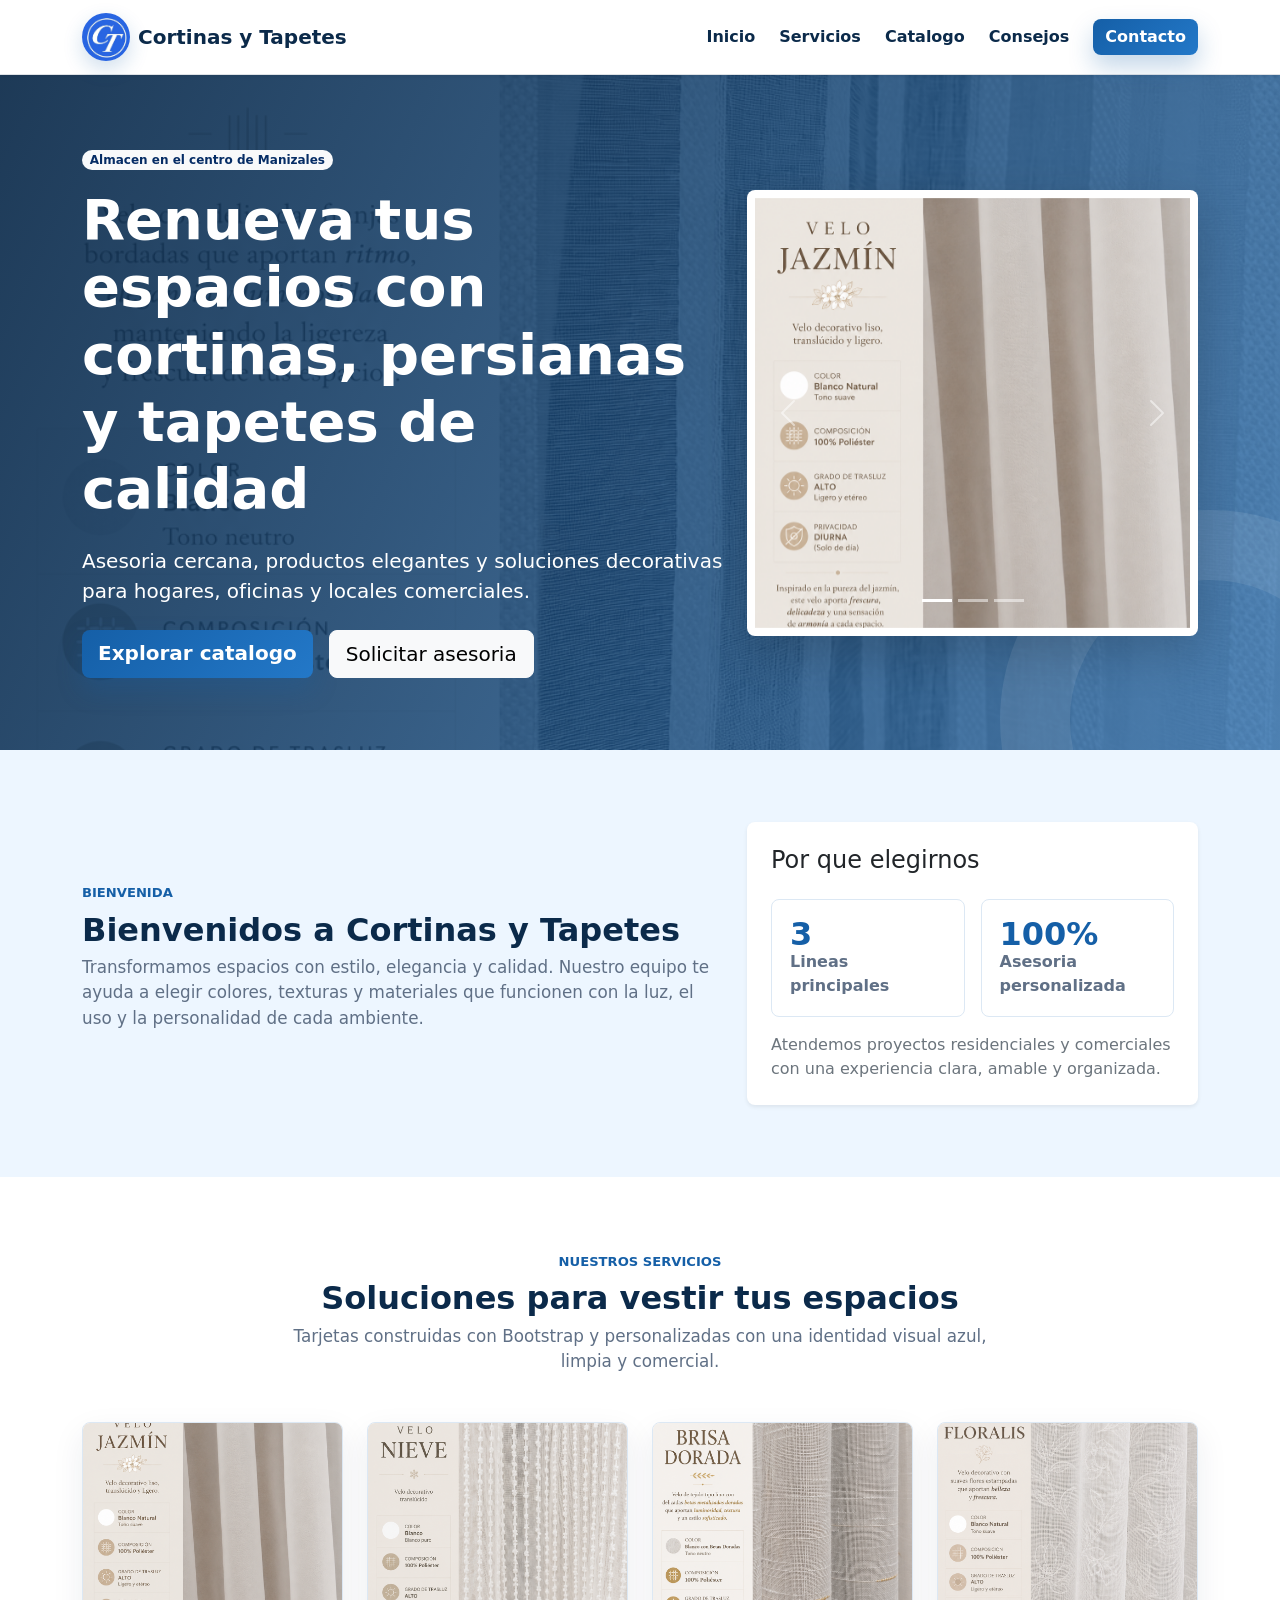
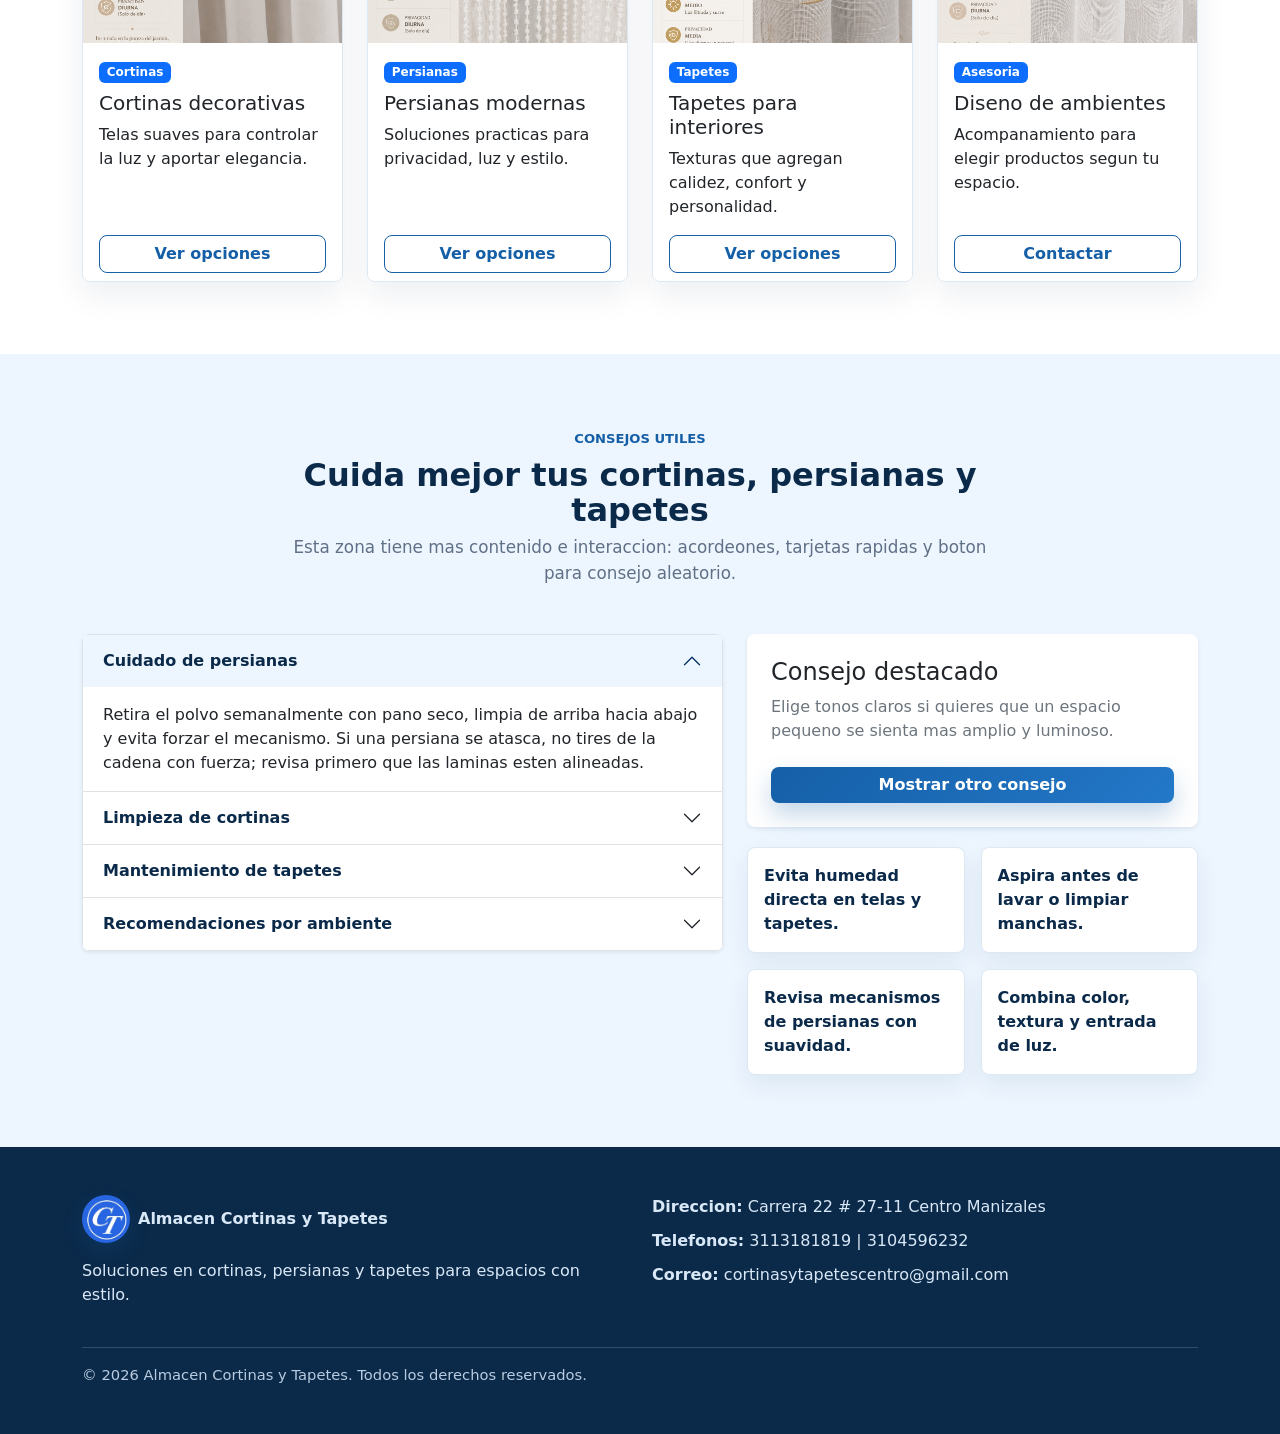
<file: home/index.html>
<!DOCTYPE html>
<html lang="es">
<head>
  <meta charset="UTF-8">
  <meta name="viewport" content="width=device-width, initial-scale=1.0">
  <title>Cortinas y Tapetes | Inicio</title>
  <link href="https://cdn.jsdelivr.net/npm/bootstrap@5.3.8/dist/css/bootstrap.min.css" rel="stylesheet" integrity="sha384-sRIl4kxILFvY47J16cr9ZwB07vP4J8+LH7qKQnuqkuIAvNWLzeN8tE5YBujZqJLB" crossorigin="anonymous">
  <link rel="stylesheet" href="css/style.css">
</head>
<body>
  <nav class="navbar navbar-expand-lg bg-white sticky-top border-bottom shadow-sm">
    <div class="container">
      <a class="navbar-brand brand d-flex align-items-center gap-2" href="index.html">
        <img src="../assets/img/logo/images.jpeg" alt="Logo Cortinas y Tapetes">
        <span>Cortinas y Tapetes</span>
      </a>
      <button class="navbar-toggler" type="button" data-bs-toggle="collapse" data-bs-target="#mainMenu" aria-controls="mainMenu" aria-expanded="false" aria-label="Abrir menu">
        <span class="navbar-toggler-icon"></span>
      </button>
      <div class="collapse navbar-collapse" id="mainMenu">
        <ul class="navbar-nav ms-auto align-items-lg-center gap-lg-2">
          <li class="nav-item"><a class="nav-link" href="#inicio">Inicio</a></li>
          <li class="nav-item"><a class="nav-link" href="#servicios">Servicios</a></li>
          <li class="nav-item"><a class="nav-link" href="catalogo.html">Catalogo</a></li>
          <li class="nav-item"><a class="nav-link" href="#consejos">Consejos</a></li>
          <li class="nav-item"><a class="btn btn-primary-custom ms-lg-2" href="contacto.html">Contacto</a></li>
        </ul>
      </div>
    </div>
  </nav>

  <main>
    <section class="hero-section" id="inicio">
      <div class="container">
        <div class="row min-vh-75 align-items-center">
          <div class="col-lg-7 text-white">
            <span class="badge rounded-pill text-bg-light text-primary-emphasis mb-3">Almacen en el centro de Manizales</span>
            <h1 class="display-4 fw-bold mb-4">Renueva tus espacios con cortinas, persianas y tapetes de calidad</h1>
            <p class="lead mb-4">
              Asesoria cercana, productos elegantes y soluciones decorativas para hogares,
              oficinas y locales comerciales.
            </p>
            <div class="d-flex flex-wrap gap-3">
              <a href="catalogo.html" class="btn btn-primary-custom btn-lg">Explorar catalogo</a>
              <a href="contacto.html" class="btn btn-light btn-lg">Solicitar asesoria</a>
            </div>
          </div>
          <div class="col-lg-5 mt-5 mt-lg-0">
            <div id="heroCarousel" class="carousel slide hero-carousel shadow-lg" data-bs-ride="carousel">
              <div class="carousel-indicators">
                <button type="button" data-bs-target="#heroCarousel" data-bs-slide-to="0" class="active" aria-current="true" aria-label="Imagen 1"></button>
                <button type="button" data-bs-target="#heroCarousel" data-bs-slide-to="1" aria-label="Imagen 2"></button>
                <button type="button" data-bs-target="#heroCarousel" data-bs-slide-to="2" aria-label="Imagen 3"></button>
              </div>
              <div class="carousel-inner">
                <div class="carousel-item active">
                  <img src="../assets/img/productos/velo suizo blanco.png" class="d-block w-100" alt="Cortina blanca decorativa">
                </div>
                <div class="carousel-item">
                  <img src="../assets/img/productos/windows 67 galaxia.png" class="d-block w-100" alt="Persiana moderna">
                </div>
                <div class="carousel-item">
                  <img src="../assets/img/productos/vicenzo cream gold.png" class="d-block w-100" alt="Tapete decorativo">
                </div>
              </div>
              <button class="carousel-control-prev" type="button" data-bs-target="#heroCarousel" data-bs-slide="prev">
                <span class="carousel-control-prev-icon" aria-hidden="true"></span>
                <span class="visually-hidden">Anterior</span>
              </button>
              <button class="carousel-control-next" type="button" data-bs-target="#heroCarousel" data-bs-slide="next">
                <span class="carousel-control-next-icon" aria-hidden="true"></span>
                <span class="visually-hidden">Siguiente</span>
              </button>
            </div>
          </div>
        </div>
      </div>
    </section>

    <section class="py-5 bg-soft" id="bienvenida">
      <div class="container py-lg-4">
        <div class="row g-4 align-items-center">
          <div class="col-lg-7">
            <span class="section-label">Bienvenida</span>
            <h2 class="section-title">Bienvenidos a Cortinas y Tapetes</h2>
            <p class="section-text">
              Transformamos espacios con estilo, elegancia y calidad. Nuestro equipo te
              ayuda a elegir colores, texturas y materiales que funcionen con la luz,
              el uso y la personalidad de cada ambiente.
            </p>
          </div>
          <div class="col-lg-5">
            <div class="card border-0 shadow-sm info-card">
              <div class="card-body p-4">
                <h3 class="h4">Por que elegirnos</h3>
                <div class="row g-3 mt-2">
                  <div class="col-6">
                    <div class="mini-stat">
                      <strong>3</strong>
                      <span>Lineas principales</span>
                    </div>
                  </div>
                  <div class="col-6">
                    <div class="mini-stat">
                      <strong>100%</strong>
                      <span>Asesoria personalizada</span>
                    </div>
                  </div>
                </div>
                <p class="mb-0 mt-3 text-secondary">
                  Atendemos proyectos residenciales y comerciales con una experiencia
                  clara, amable y organizada.
                </p>
              </div>
            </div>
          </div>
        </div>
      </div>
    </section>

    <section class="py-5" id="servicios">
      <div class="container py-lg-4">
        <div class="text-center mx-auto mb-5 section-heading">
          <span class="section-label">Nuestros servicios</span>
          <h2 class="section-title">Soluciones para vestir tus espacios</h2>
          <p class="section-text mx-auto">Tarjetas construidas con Bootstrap y personalizadas con una identidad visual azul, limpia y comercial.</p>
        </div>

        <div class="row g-4">
          <div class="col-md-6 col-xl-3">
            <div class="card h-100 product-service-card">
              <img src="../assets/img/productos/velo suizo blanco.png" class="card-img-top" alt="Cortinas decorativas">
              <div class="card-body">
                <span class="badge text-bg-primary mb-2">Cortinas</span>
                <h3 class="h5 card-title">Cortinas decorativas</h3>
                <p class="card-text">Telas suaves para controlar la luz y aportar elegancia.</p>
              </div>
              <div class="card-footer bg-white border-0 pt-0">
                <a href="catalogo.html" class="btn btn-outline-primary w-100">Ver opciones</a>
              </div>
            </div>
          </div>

          <div class="col-md-6 col-xl-3">
            <div class="card h-100 product-service-card">
              <img src="../assets/img/productos/windows 67 galaxia.png" class="card-img-top" alt="Persianas modernas">
              <div class="card-body">
                <span class="badge text-bg-primary mb-2">Persianas</span>
                <h3 class="h5 card-title">Persianas modernas</h3>
                <p class="card-text">Soluciones practicas para privacidad, luz y estilo.</p>
              </div>
              <div class="card-footer bg-white border-0 pt-0">
                <a href="catalogo.html" class="btn btn-outline-primary w-100">Ver opciones</a>
              </div>
            </div>
          </div>

          <div class="col-md-6 col-xl-3">
            <div class="card h-100 product-service-card">
              <img src="../assets/img/productos/vicenzo cream gold.png" class="card-img-top" alt="Tapetes interiores">
              <div class="card-body">
                <span class="badge text-bg-primary mb-2">Tapetes</span>
                <h3 class="h5 card-title">Tapetes para interiores</h3>
                <p class="card-text">Texturas que agregan calidez, confort y personalidad.</p>
              </div>
              <div class="card-footer bg-white border-0 pt-0">
                <a href="catalogo.html" class="btn btn-outline-primary w-100">Ver opciones</a>
              </div>
            </div>
          </div>

          <div class="col-md-6 col-xl-3">
            <div class="card h-100 product-service-card">
              <img src="../assets/img/productos/praga roma blanco.png" class="card-img-top" alt="Asesoria decorativa">
              <div class="card-body">
                <span class="badge text-bg-primary mb-2">Asesoria</span>
                <h3 class="h5 card-title">Diseno de ambientes</h3>
                <p class="card-text">Acompanamiento para elegir productos segun tu espacio.</p>
              </div>
              <div class="card-footer bg-white border-0 pt-0">
                <a href="contacto.html" class="btn btn-outline-primary w-100">Contactar</a>
              </div>
            </div>
          </div>
        </div>
      </div>
    </section>

    <section class="py-5 bg-soft" id="consejos">
      <div class="container py-lg-4">
        <div class="text-center mx-auto mb-5 section-heading">
          <span class="section-label">Consejos utiles</span>
          <h2 class="section-title">Cuida mejor tus cortinas, persianas y tapetes</h2>
          <p class="section-text mx-auto">Esta zona tiene mas contenido e interaccion: acordeones, tarjetas rapidas y boton para consejo aleatorio.</p>
        </div>

        <div class="row g-4 align-items-start">
          <div class="col-lg-7">
            <div class="accordion shadow-sm" id="tipsAccordion">
              <div class="accordion-item">
                <h3 class="accordion-header">
                  <button class="accordion-button" type="button" data-bs-toggle="collapse" data-bs-target="#tipOne" aria-expanded="true" aria-controls="tipOne">
                    Cuidado de persianas
                  </button>
                </h3>
                <div id="tipOne" class="accordion-collapse collapse show" data-bs-parent="#tipsAccordion">
                  <div class="accordion-body">
                    Retira el polvo semanalmente con pano seco, limpia de arriba hacia abajo y evita forzar el mecanismo. Si una persiana se atasca, no tires de la cadena con fuerza; revisa primero que las laminas esten alineadas.
                  </div>
                </div>
              </div>

              <div class="accordion-item">
                <h3 class="accordion-header">
                  <button class="accordion-button collapsed" type="button" data-bs-toggle="collapse" data-bs-target="#tipTwo" aria-expanded="false" aria-controls="tipTwo">
                    Limpieza de cortinas
                  </button>
                </h3>
                <div id="tipTwo" class="accordion-collapse collapse" data-bs-parent="#tipsAccordion">
                  <div class="accordion-body">
                    Aspira suavemente antes de lavar, separa colores claros y oscuros, y evita exponer telas delicadas al sol directo durante tiempos prolongados. Para telas finas, usa lavado suave o limpieza profesional.
                  </div>
                </div>
              </div>

              <div class="accordion-item">
                <h3 class="accordion-header">
                  <button class="accordion-button collapsed" type="button" data-bs-toggle="collapse" data-bs-target="#tipThree" aria-expanded="false" aria-controls="tipThree">
                    Mantenimiento de tapetes
                  </button>
                </h3>
                <div id="tipThree" class="accordion-collapse collapse" data-bs-parent="#tipsAccordion">
                  <div class="accordion-body">
                    Aspira con frecuencia, gira el tapete cada cierto tiempo para equilibrar el desgaste y limpia derrames de inmediato con un pano absorbente. Evita productos agresivos que puedan cambiar el color.
                  </div>
                </div>
              </div>

              <div class="accordion-item">
                <h3 class="accordion-header">
                  <button class="accordion-button collapsed" type="button" data-bs-toggle="collapse" data-bs-target="#tipFour" aria-expanded="false" aria-controls="tipFour">
                    Recomendaciones por ambiente
                  </button>
                </h3>
                <div id="tipFour" class="accordion-collapse collapse" data-bs-parent="#tipsAccordion">
                  <div class="accordion-body">
                    Para salas pequenas usa tonos claros; para oficinas prioriza control de luz; para habitaciones busca telas que den privacidad; y para zonas de alto trafico elige tapetes resistentes y faciles de limpiar.
                  </div>
                </div>
              </div>
            </div>
          </div>

          <div class="col-lg-5">
            <div class="card border-0 shadow-sm tip-box">
              <div class="card-body p-4">
                <h3 class="h4">Consejo destacado</h3>
                <p id="randomTip" class="text-secondary mb-4">Elige tonos claros si quieres que un espacio pequeno se sienta mas amplio y luminoso.</p>
                <button class="btn btn-primary-custom w-100" id="randomTipButton" type="button">Mostrar otro consejo</button>
              </div>
            </div>

            <div class="row g-3 mt-1">
              <div class="col-6">
                <div class="quick-tip">Evita humedad directa en telas y tapetes.</div>
              </div>
              <div class="col-6">
                <div class="quick-tip">Aspira antes de lavar o limpiar manchas.</div>
              </div>
              <div class="col-6">
                <div class="quick-tip">Revisa mecanismos de persianas con suavidad.</div>
              </div>
              <div class="col-6">
                <div class="quick-tip">Combina color, textura y entrada de luz.</div>
              </div>
            </div>
          </div>
        </div>
      </div>
    </section>
  </main>

  <footer class="footer py-5">
    <div class="container">
      <div class="row g-4">
        <div class="col-lg-6">
          <a href="index.html" class="footer-brand d-inline-flex align-items-center gap-2 mb-3">
            <img src="../assets/img/logo/images.jpeg" alt="Logo Cortinas y Tapetes">
            <span>Almacen Cortinas y Tapetes</span>
          </a>
          <p>Soluciones en cortinas, persianas y tapetes para espacios con estilo.</p>
        </div>
        <div class="col-lg-6">
          <ul class="list-unstyled footer-list">
            <li><strong>Direccion:</strong> Carrera 22 # 27-11 Centro Manizales</li>
            <li><strong>Telefonos:</strong> 3113181819 | 3104596232</li>
            <li><strong>Correo:</strong> <a href="mailto:cortinasytapetescentro@gmail.com">cortinasytapetescentro@gmail.com</a></li>
          </ul>
        </div>
      </div>
      <div class="footer-bottom mt-4 pt-3">
        &copy; 2026 Almacen Cortinas y Tapetes. Todos los derechos reservados.
      </div>
    </div>
  </footer>

  <script src="https://cdn.jsdelivr.net/npm/bootstrap@5.3.8/dist/js/bootstrap.bundle.min.js" integrity="sha384-FKyoEForCGlyvwx9Hj09JcYn3nv7wiPVlz7YYwJrWVcXK/BmnVDxM+D2scQbITxI" crossorigin="anonymous"></script>
  <script src="js/main.js"></script>
</body>
</html>
</file>
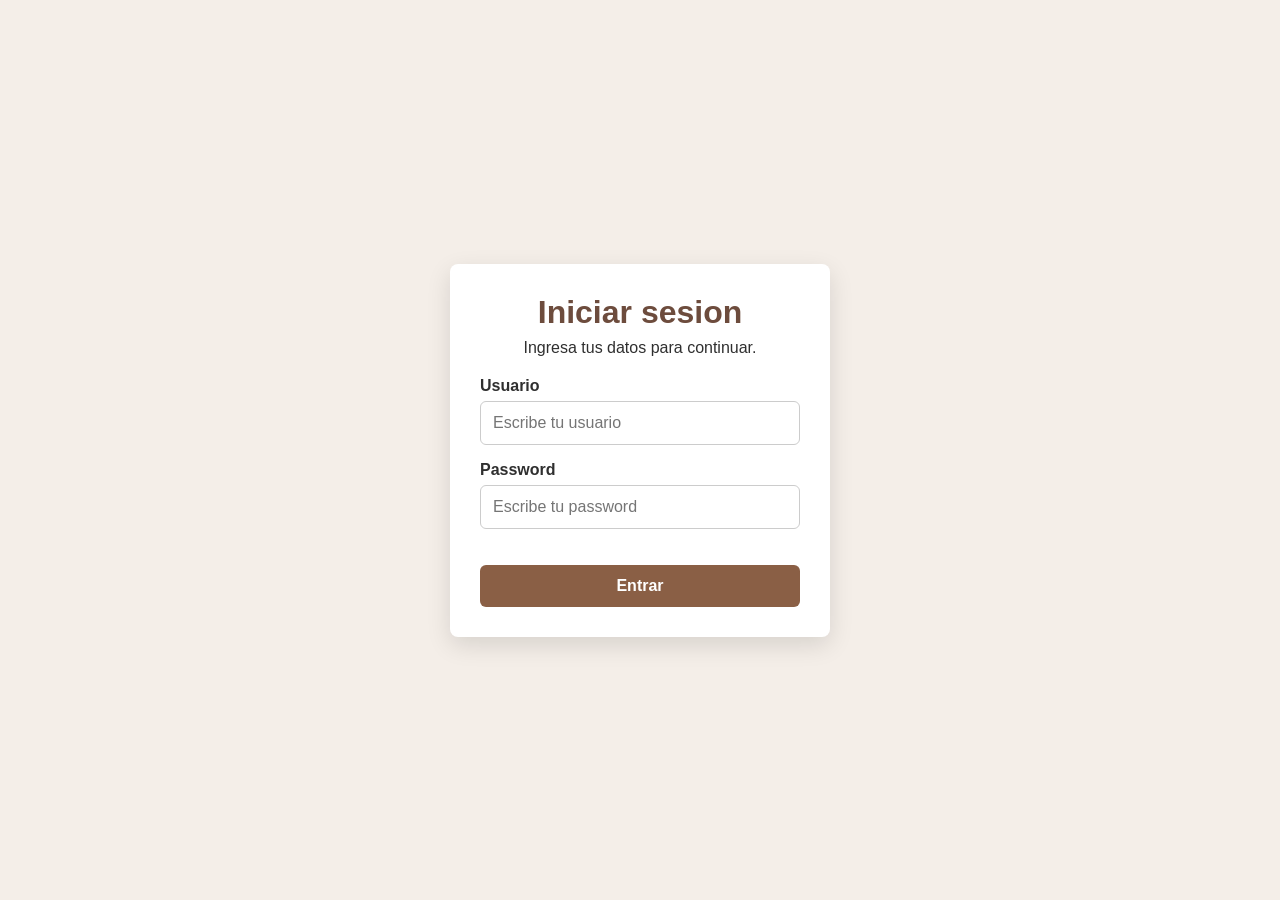
<file: pages/login/index.html>
<!DOCTYPE html>
<html lang="es">
<head>
  <meta charset="UTF-8">
  <meta name="viewport" content="width=device-width, initial-scale=1.0">
  <title>Login - Cortinas y Tapetes</title>
  <link rel="stylesheet" href="styles.css">
</head>
<body>
  <main class="login-container">
    <form class="login-form" id="loginForm">
      <h1>Iniciar sesion</h1>
      <p>Ingresa tus datos para continuar.</p>

      <label for="usuario">Usuario</label>
      <input type="text" id="usuario" placeholder="Escribe tu usuario">

      <label for="password">Password</label>
      <input type="password" id="password" placeholder="Escribe tu password">

      <p class="message" id="message"></p>

      <button type="submit">Entrar</button>
    </form>
  </main>

  <script src="login.js"></script>
</body>
</html>
</file>
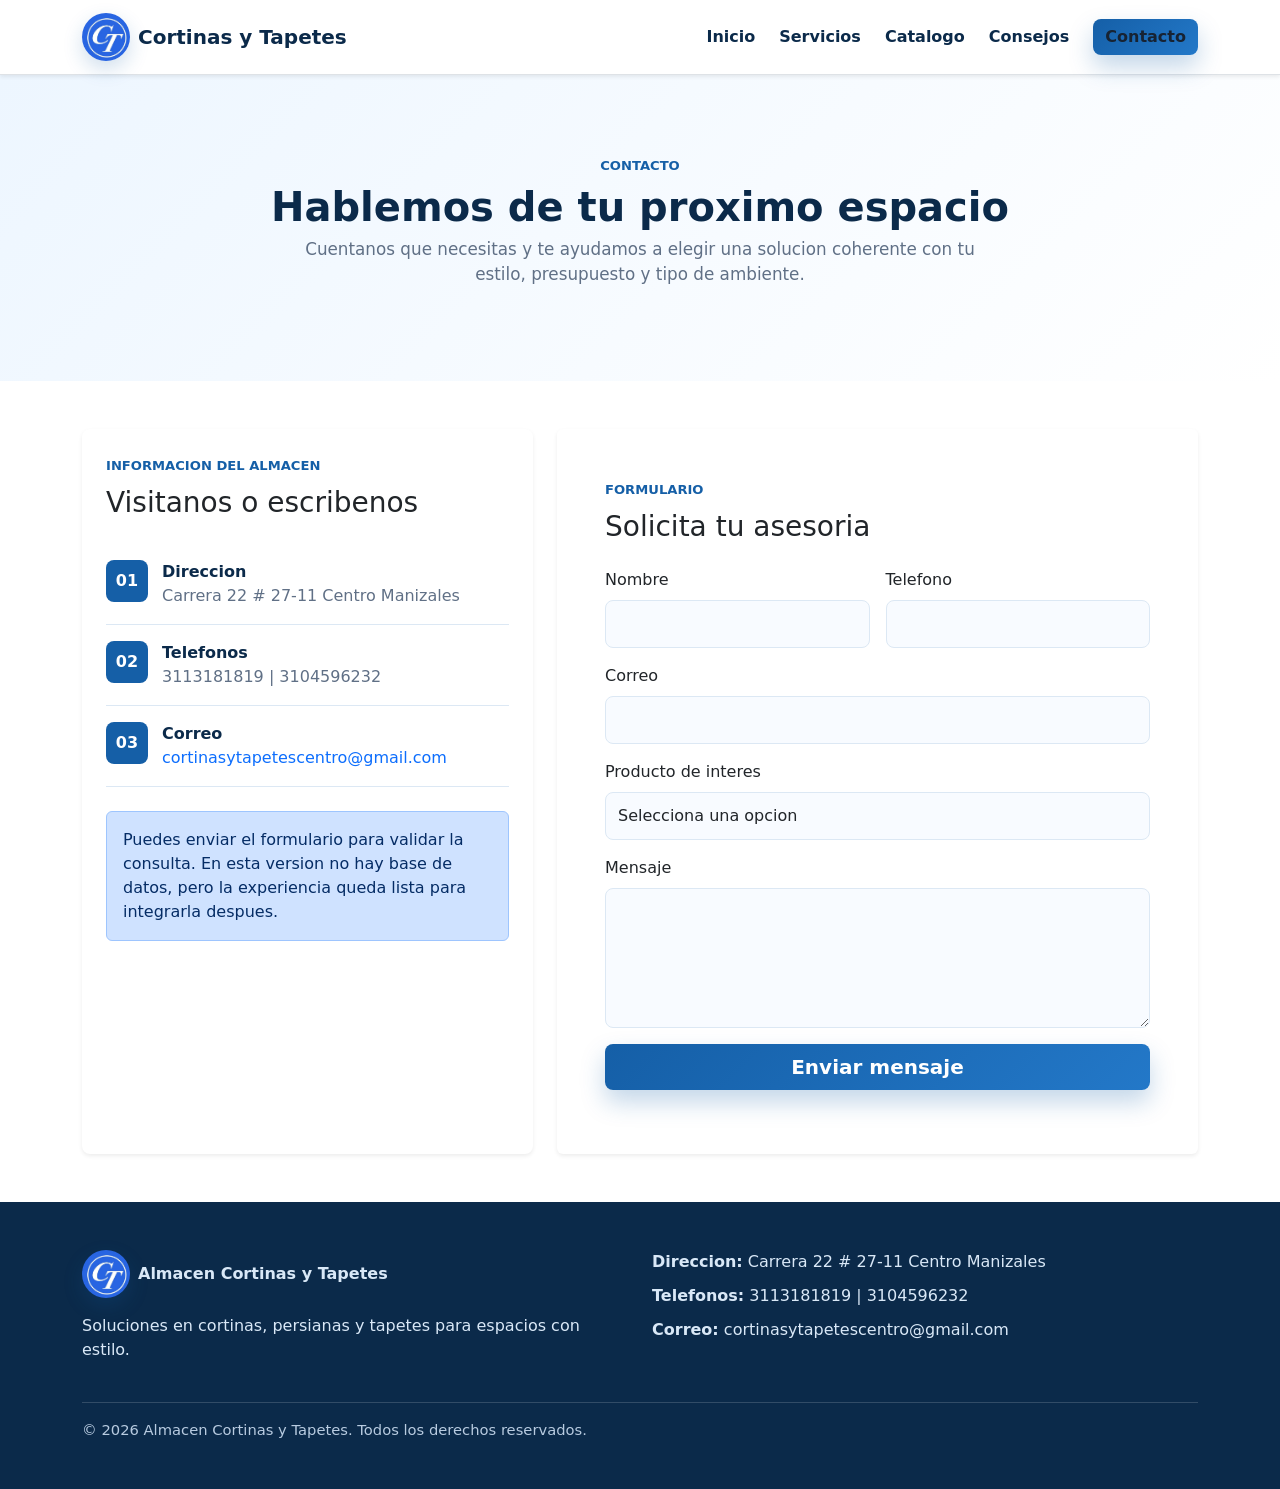
<file: home/contacto.html>
<!DOCTYPE html>
<html lang="es">
<head>
  <meta charset="UTF-8">
  <meta name="viewport" content="width=device-width, initial-scale=1.0">
  <title>Cortinas y Tapetes | Contacto</title>
  <link href="https://cdn.jsdelivr.net/npm/bootstrap@5.3.8/dist/css/bootstrap.min.css" rel="stylesheet" integrity="sha384-sRIl4kxILFvY47J16cr9ZwB07vP4J8+LH7qKQnuqkuIAvNWLzeN8tE5YBujZqJLB" crossorigin="anonymous">
  <link rel="stylesheet" href="css/style.css">
</head>
<body>
  <nav class="navbar navbar-expand-lg bg-white sticky-top border-bottom shadow-sm">
    <div class="container">
      <a class="navbar-brand brand d-flex align-items-center gap-2" href="index.html">
        <img src="../assets/img/logo/images.jpeg" alt="Logo Cortinas y Tapetes">
        <span>Cortinas y Tapetes</span>
      </a>
      <button class="navbar-toggler" type="button" data-bs-toggle="collapse" data-bs-target="#mainMenu" aria-controls="mainMenu" aria-expanded="false" aria-label="Abrir menu">
        <span class="navbar-toggler-icon"></span>
      </button>
      <div class="collapse navbar-collapse" id="mainMenu">
        <ul class="navbar-nav ms-auto align-items-lg-center gap-lg-2">
          <li class="nav-item"><a class="nav-link" href="index.html#inicio">Inicio</a></li>
          <li class="nav-item"><a class="nav-link" href="index.html#servicios">Servicios</a></li>
          <li class="nav-item"><a class="nav-link" href="catalogo.html">Catalogo</a></li>
          <li class="nav-item"><a class="nav-link" href="index.html#consejos">Consejos</a></li>
          <li class="nav-item"><a class="btn btn-primary-custom ms-lg-2 active" href="contacto.html">Contacto</a></li>
        </ul>
      </div>
    </div>
  </nav>

  <main>
    <section class="page-hero">
      <div class="container">
        <span class="section-label">Contacto</span>
        <h1 class="section-title">Hablemos de tu proximo espacio</h1>
        <p class="section-text mx-auto">
          Cuentanos que necesitas y te ayudamos a elegir una solucion coherente
          con tu estilo, presupuesto y tipo de ambiente.
        </p>
      </div>
    </section>

    <section class="py-5">
      <div class="container">
        <div class="row g-4">
          <div class="col-lg-5">
            <div class="card border-0 shadow-sm contact-info-card h-100">
              <div class="card-body p-4">
                <span class="section-label">Informacion del almacen</span>
                <h2 class="h3 mb-4">Visitanos o escribenos</h2>

                <div class="contact-line">
                  <span class="contact-icon">01</span>
                  <div>
                    <strong>Direccion</strong>
                    <p>Carrera 22 # 27-11 Centro Manizales</p>
                  </div>
                </div>

                <div class="contact-line">
                  <span class="contact-icon">02</span>
                  <div>
                    <strong>Telefonos</strong>
                    <p>3113181819 | 3104596232</p>
                  </div>
                </div>

                <div class="contact-line">
                  <span class="contact-icon">03</span>
                  <div>
                    <strong>Correo</strong>
                    <p><a href="mailto:cortinasytapetescentro@gmail.com">cortinasytapetescentro@gmail.com</a></p>
                  </div>
                </div>

                <div class="alert alert-primary mt-4 mb-0" role="alert">
                  Puedes enviar el formulario para validar la consulta. En esta version no hay base de datos, pero la experiencia queda lista para integrarla despues.
                </div>
              </div>
            </div>
          </div>

          <div class="col-lg-7">
            <div class="card border-0 shadow-sm">
              <div class="card-body p-4 p-lg-5">
                <span class="section-label">Formulario</span>
                <h2 class="h3 mb-4">Solicita tu asesoria</h2>

                <form class="row g-3" id="contactForm" novalidate>
                  <div class="col-md-6">
                    <label for="nombre" class="form-label">Nombre</label>
                    <input type="text" class="form-control" id="nombre" name="nombre" autocomplete="name" required>
                    <div class="invalid-feedback"></div>
                  </div>

                  <div class="col-md-6">
                    <label for="telefono" class="form-label">Telefono</label>
                    <input type="tel" class="form-control" id="telefono" name="telefono" autocomplete="tel" required>
                    <div class="invalid-feedback"></div>
                  </div>

                  <div class="col-12">
                    <label for="correo" class="form-label">Correo</label>
                    <input type="email" class="form-control" id="correo" name="correo" autocomplete="email" required>
                    <div class="invalid-feedback"></div>
                  </div>

                  <div class="col-12">
                    <label for="tipoProducto" class="form-label">Producto de interes</label>
                    <select class="form-select" id="tipoProducto" name="tipoProducto" required>
                      <option value="">Selecciona una opcion</option>
                      <option value="Cortinas">Cortinas</option>
                      <option value="Persianas">Persianas</option>
                      <option value="Tapetes">Tapetes</option>
                      <option value="Asesoria">Asesoria general</option>
                    </select>
                    <div class="invalid-feedback"></div>
                  </div>

                  <div class="col-12">
                    <label for="mensaje" class="form-label">Mensaje</label>
                    <textarea class="form-control" id="mensaje" name="mensaje" rows="5" required></textarea>
                    <div class="invalid-feedback"></div>
                  </div>

                  <div class="col-12">
                    <button class="btn btn-primary-custom btn-lg w-100" type="submit">Enviar mensaje</button>
                  </div>

                  <div class="col-12">
                    <div class="alert d-none mb-0" id="formMessage" role="alert" aria-live="polite"></div>
                  </div>
                </form>
              </div>
            </div>
          </div>
        </div>
      </div>
    </section>
  </main>

  <footer class="footer py-5">
    <div class="container">
      <div class="row g-4">
        <div class="col-lg-6">
          <a href="index.html" class="footer-brand d-inline-flex align-items-center gap-2 mb-3">
            <img src="../assets/img/logo/images.jpeg" alt="Logo Cortinas y Tapetes">
            <span>Almacen Cortinas y Tapetes</span>
          </a>
          <p>Soluciones en cortinas, persianas y tapetes para espacios con estilo.</p>
        </div>
        <div class="col-lg-6">
          <ul class="list-unstyled footer-list">
            <li><strong>Direccion:</strong> Carrera 22 # 27-11 Centro Manizales</li>
            <li><strong>Telefonos:</strong> 3113181819 | 3104596232</li>
            <li><strong>Correo:</strong> <a href="mailto:cortinasytapetescentro@gmail.com">cortinasytapetescentro@gmail.com</a></li>
          </ul>
        </div>
      </div>
      <div class="footer-bottom mt-4 pt-3">
        &copy; 2026 Almacen Cortinas y Tapetes. Todos los derechos reservados.
      </div>
    </div>
  </footer>

  <script src="https://cdn.jsdelivr.net/npm/bootstrap@5.3.8/dist/js/bootstrap.bundle.min.js" integrity="sha384-FKyoEForCGlyvwx9Hj09JcYn3nv7wiPVlz7YYwJrWVcXK/BmnVDxM+D2scQbITxI" crossorigin="anonymous"></script>
  <script src="js/main.js"></script>
</body>
</html>
</file>
<file: home/css/style.css>
:root {
  --brand-navy: #0b2a4a;
  --brand-blue: #155fa7;
  --brand-blue-2: #2378c8;
  --brand-soft: #edf6ff;
  --brand-ink: #172333;
  --brand-muted: #607086;
  --brand-line: #dce8f4;
  --brand-shadow: 0 18px 45px rgba(11, 42, 74, 0.14);
}

html {
  scroll-behavior: smooth;
}

body {
  color: var(--brand-ink);
  background: #ffffff;
}

a {
  text-decoration: none;
}

.brand {
  color: var(--brand-navy);
  font-weight: 800;
}

.brand img,
.footer-brand img {
  width: 48px;
  height: 48px;
  object-fit: cover;
  border-radius: 50%;
  box-shadow: 0 8px 20px rgba(21, 95, 167, 0.2);
}

.nav-link {
  color: var(--brand-navy);
  font-weight: 700;
}

.nav-link:hover,
.nav-link.active {
  color: var(--brand-blue);
}

.btn-primary-custom {
  border: 0;
  border-radius: 8px;
  color: #ffffff;
  background: linear-gradient(135deg, var(--brand-blue), var(--brand-blue-2));
  box-shadow: 0 12px 25px rgba(21, 95, 167, 0.25);
  font-weight: 800;
}

.btn-primary-custom:hover,
.btn-primary-custom:focus {
  color: #ffffff;
  background: linear-gradient(135deg, #0f4f8d, var(--brand-blue));
  transform: translateY(-1px);
}

.btn-outline-primary {
  --bs-btn-color: var(--brand-blue);
  --bs-btn-border-color: var(--brand-blue);
  --bs-btn-hover-bg: var(--brand-blue);
  --bs-btn-hover-border-color: var(--brand-blue);
  --bs-btn-active-bg: var(--brand-blue);
  --bs-btn-active-border-color: var(--brand-blue);
  border-radius: 8px;
  font-weight: 800;
}

.bg-soft {
  background: var(--brand-soft);
}

.min-vh-75 {
  min-height: 75vh;
}

.hero-section {
  position: relative;
  overflow: hidden;
  background:
    linear-gradient(115deg, rgba(11, 42, 74, 0.92), rgba(21, 95, 167, 0.72)),
    url("../../assets/img/productos/ChatGPT Image 8 may 2026, 05_22_22 p.m..png");
  background-position: center;
  background-size: cover;
}

.hero-section::after {
  position: absolute;
  right: -140px;
  bottom: -180px;
  width: 420px;
  height: 420px;
  content: "";
  border: 70px solid rgba(255, 255, 255, 0.09);
  border-radius: 50%;
}

.hero-section .container {
  position: relative;
  z-index: 1;
}

.hero-carousel {
  overflow: hidden;
  border: 8px solid rgba(255, 255, 255, 0.32);
  border-radius: 8px;
  background: #ffffff;
}

.hero-carousel img {
  height: 430px;
  object-fit: cover;
}

.section-label {
  display: inline-block;
  margin-bottom: 10px;
  color: var(--brand-blue);
  font-size: 0.82rem;
  font-weight: 900;
  text-transform: uppercase;
}

.section-title {
  color: var(--brand-navy);
  font-weight: 900;
  line-height: 1.08;
}

.section-text {
  max-width: 720px;
  color: var(--brand-muted);
  font-size: 1.05rem;
}

.section-heading {
  max-width: 760px;
}

.info-card,
.filter-card,
.contact-info-card,
.tip-box {
  border-radius: 8px;
}

.mini-stat {
  height: 100%;
  padding: 18px;
  border: 1px solid var(--brand-line);
  border-radius: 8px;
  background: #ffffff;
}

.mini-stat strong {
  display: block;
  color: var(--brand-blue);
  font-size: 2rem;
  line-height: 1;
}

.mini-stat span {
  color: var(--brand-muted);
  font-weight: 700;
}

.product-service-card,
.product-card {
  overflow: hidden;
  border: 1px solid var(--brand-line);
  border-radius: 8px;
  box-shadow: 0 12px 32px rgba(11, 42, 74, 0.08);
  transition: transform 0.22s ease, box-shadow 0.22s ease;
}

.product-service-card:hover,
.product-card:hover {
  transform: translateY(-6px);
  box-shadow: var(--brand-shadow);
}

.product-service-card img,
.product-card img {
  height: 220px;
  object-fit: cover;
  background: var(--brand-soft);
}

.product-card {
  cursor: pointer;
}

.product-item.is-hidden {
  display: none;
}

.filter-card {
  background: linear-gradient(135deg, #ffffff, var(--brand-soft));
}

.modal-content {
  border: 0;
  border-radius: 8px;
  box-shadow: var(--brand-shadow);
}

.modal-product-img {
  width: 100%;
  height: 360px;
  object-fit: cover;
  border-radius: 8px;
  background: var(--brand-soft);
}

.accordion {
  border-radius: 8px;
  overflow: hidden;
}

.accordion-button {
  color: var(--brand-navy);
  font-weight: 800;
}

.accordion-button:not(.collapsed) {
  color: var(--brand-navy);
  background: var(--brand-soft);
  box-shadow: none;
}

.accordion-button:focus {
  box-shadow: 0 0 0 0.25rem rgba(21, 95, 167, 0.18);
}

.quick-tip {
  height: 100%;
  padding: 16px;
  border: 1px solid var(--brand-line);
  border-radius: 8px;
  color: var(--brand-navy);
  background: #ffffff;
  box-shadow: 0 10px 24px rgba(11, 42, 74, 0.07);
  font-weight: 700;
}

.contact-line {
  display: flex;
  gap: 14px;
  padding: 16px 0;
  border-bottom: 1px solid var(--brand-line);
}

.contact-line:last-of-type {
  border-bottom: 0;
}

.contact-icon {
  width: 42px;
  height: 42px;
  flex: 0 0 42px;
  display: grid;
  place-items: center;
  border-radius: 8px;
  color: #ffffff;
  background: var(--brand-blue);
  font-weight: 900;
}

.contact-line strong {
  display: block;
  color: var(--brand-navy);
}

.contact-line p {
  margin: 0;
  color: var(--brand-muted);
}

.form-control,
.form-select {
  min-height: 48px;
  border-color: var(--brand-line);
  border-radius: 8px;
  background: #f8fbff;
}

.form-control:focus,
.form-select:focus {
  border-color: var(--brand-blue);
  box-shadow: 0 0 0 0.25rem rgba(21, 95, 167, 0.16);
}

textarea.form-control {
  min-height: 140px;
}

.page-hero {
  padding: 78px 0;
  text-align: center;
  background: linear-gradient(135deg, var(--brand-soft), #ffffff);
}

.footer {
  color: #d9e8f7;
  background: var(--brand-navy);
}

.footer-brand {
  color: #ffffff;
  font-weight: 900;
}

.footer-list {
  display: grid;
  gap: 10px;
}

.footer a {
  color: #d9e8f7;
}

.footer a:hover {
  color: #ffffff;
}

.footer-bottom {
  border-top: 1px solid rgba(255, 255, 255, 0.16);
  color: #b8cbe0;
  font-size: 0.92rem;
}

@media (max-width: 991.98px) {
  .hero-carousel img {
    height: 330px;
  }
}

@media (max-width: 575.98px) {
  .brand span {
    max-width: 165px;
    white-space: normal;
    line-height: 1.15;
  }

  .hero-section {
    text-align: center;
  }

  .hero-carousel img,
  .modal-product-img {
    height: 260px;
  }

  .btn-group {
    width: 100%;
  }

  .btn-group .btn {
    flex: 1 1 50%;
  }
}
</file>
<file: pages/login/styles.css>
* {
  box-sizing: border-box;
  margin: 0;
  padding: 0;
}

body {
  font-family: Arial, sans-serif;
  background-color: #f4eee8;
  color: #2f2f2f;
}

.login-container {
  min-height: 100vh;
  display: flex;
  align-items: center;
  justify-content: center;
  padding: 20px;
}

.login-form {
  width: 100%;
  max-width: 380px;
  padding: 30px;
  border-radius: 8px;
  background-color: #ffffff;
  box-shadow: 0 8px 24px rgba(0, 0, 0, 0.12);
}

.login-form h1 {
  margin-bottom: 8px;
  color: #6d4c3d;
  text-align: center;
}

.login-form p {
  margin-bottom: 20px;
  text-align: center;
}

.login-form label {
  display: block;
  margin-bottom: 6px;
  font-weight: bold;
}

.login-form input {
  width: 100%;
  margin-bottom: 16px;
  padding: 12px;
  border: 1px solid #cccccc;
  border-radius: 6px;
  font-size: 16px;
}

.login-form button {
  width: 100%;
  padding: 12px;
  border: none;
  border-radius: 6px;
  background-color: #8a5f45;
  color: #ffffff;
  font-size: 16px;
  font-weight: bold;
  cursor: pointer;
}

.login-form button:hover {
  background-color: #6d4c3d;
}

.message {
  color: #b00020;
  font-weight: bold;
}
</file>
